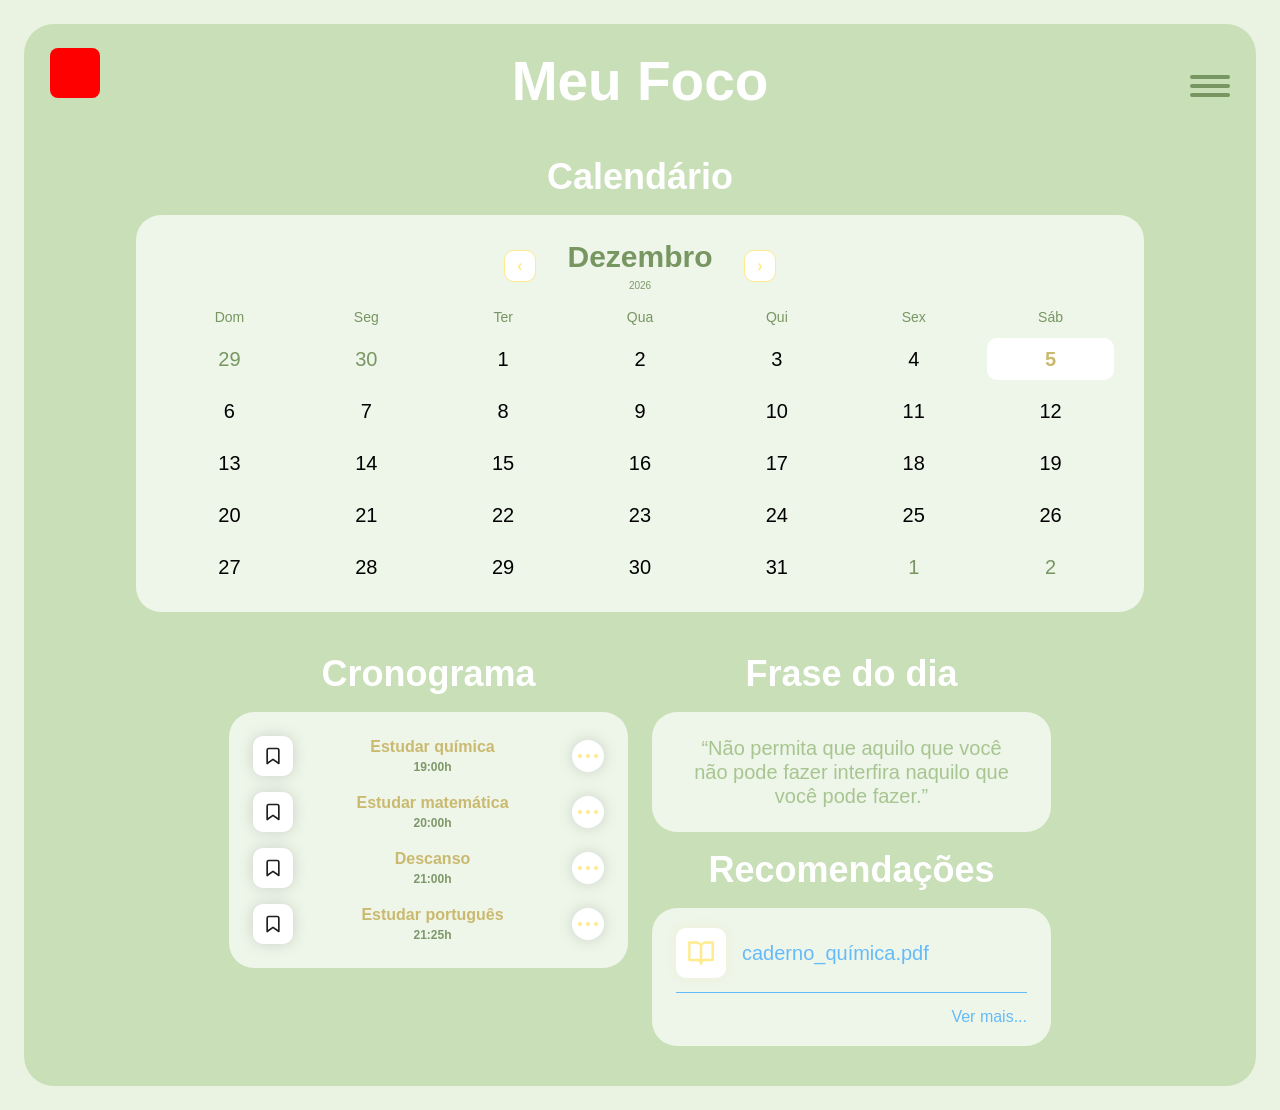
<file: MeuFoco-Main/index.html>
<!DOCTYPE html>
<html lang="pt-BR">
<head>
<meta charset="UTF-8">
<meta name="viewport" content="width=device-width, initial-scale=1.0">
<title>Meu Foco</title>
<style>
  :root {
    --bg: #C8DFB7;
    --card: rgba(255, 255, 255, 0.7);
    --card-solid: #FFFFFF;
    --accent-red: #FF0000;
    --menu-line: #789661;
    --text-dark-green: #789661;
    --text-muted-green: #7E986A;
    --text-white: #FFFFFF;
    --text-black: #000000;
    --accent-yellow: #FFEA8C;
    --accent-blue: #65BBF8;
    --title-yellow-brown: #CABA70;
    --quote-green: #A7C590;
  }


  * { box-sizing: border-box; margin: 0; padding: 0; }


  body {
    background: #EAF2E2;
    font-family: 'Inter', sans-serif;
    display: flex;
    justify-content: center;
    padding: 24px;
  }


  .notebook {
    position: relative;
    width: 100%;
    max-width: 1280px;
    min-height: 993px;
    background: var(--bg);
    border-radius: 30px;
    padding: 24px 26px 40px;
    display: flex;
    flex-direction: column;
    gap: 40px;
  }


  .topbar {
    display: flex;
    align-items: center;
    justify-content: center;
    position: relative;
    min-height: 67px;
  }


  .topbar .icon-square {
    position: absolute;
    left: 0;
    top: 0;
    width: 50px;
    height: 50px;
    background: var(--accent-red);
    border-radius: 8px;
  }


  .topbar h1 {
    font-weight: 700;
    font-size: 55px;
    line-height: 67px;
    color: var(--text-white);
    text-align: center;
  }


  .hamburger {
    position: absolute;
    right: 0;
    top: 27px;
    width: 40px;
    display: flex;
    flex-direction: column;
    gap: 5px;
    cursor: pointer;
    background: none;
    border: none;
  }


  .hamburger span {
    display: block;
    width: 40px;
    height: 4px;
    background: var(--menu-line);
    border-radius: 40px;
  }


  /* Calendário */
  .calendar-section {
    display: flex;
    flex-direction: column;
    align-items: center;
    gap: 16px;
  }


  .calendar-section > h2 {
    font-weight: 700;
    font-size: 36px;
    line-height: 44px;
    color: var(--text-white);
  }


  .calendar-card {
    width: 100%;
    max-width: 1008px;
    background: var(--card);
    border-radius: 25px;
    padding: 24px 30px;
  }


  .calendar-nav {
    display: flex;
    align-items: center;
    justify-content: center;
    gap: 24px;
    margin-bottom: 16px;
  }


  .nav-btn {
    width: 32px;
    height: 32px;
    border-radius: 10px;
    background: var(--card-solid);
    border: 1px solid var(--accent-yellow);
    display: flex;
    align-items: center;
    justify-content: center;
    cursor: pointer;
    color: var(--accent-yellow);
    font-weight: 700;
    font-size: 16px;
  }


  .nav-btn:hover { background: var(--accent-yellow); color: #fff; }


  .month-label {
    text-align: center;
    min-width: 160px;
  }


  .month-label .month {
    font-weight: 700;
    font-size: 30px;
    line-height: 36px;
    color: var(--text-dark-green);
    display: block;
  }


  .month-label .year {
    font-weight: 400;
    font-size: 10px;
    line-height: 12px;
    color: var(--text-muted-green);
  }


  .weekdays, .days-grid {
    display: grid;
    grid-template-columns: repeat(7, 1fr);
    gap: 10px;
  }


  .weekdays div {
    text-align: center;
    font-weight: 400;
    font-size: 14px;
    line-height: 17px;
    color: var(--text-dark-green);
    padding-bottom: 8px;
  }


  .days-grid { margin-top: 4px; }


  .day-cell {
    display: flex;
    align-items: center;
    justify-content: center;
    height: 42px;
    font-weight: 500;
    font-size: 20px;
    line-height: 24px;
    color: var(--text-black);
    border-radius: 10px;
  }


  .day-cell.muted { color: var(--text-dark-green); }
  .day-cell.today { background: var(--card-solid); color: var(--title-yellow-brown); font-weight: 700; }


  .bottom-row {
    display: flex;
    gap: 24px;
    flex-wrap: wrap;
    justify-content: center;
  }


  .col-left, .col-right {
    display: flex;
    flex-direction: column;
    gap: 16px;
    flex: 1 1 399px;
    max-width: 399px;
  }


  .card-title {
    font-weight: 700;
    font-size: 36px;
    line-height: 44px;
    color: var(--text-white);
    text-align: center;
  }


  /*Cronograma */
  .schedule-card {
    background: var(--card);
    border-radius: 25px;
    padding: 24px;
    display: flex;
    flex-direction: column;
    gap: 16px;
  }


  .schedule-item {
    display: flex;
    align-items: center;
    gap: 14px;
  }


  .schedule-icon {
    flex: none;
    width: 40px;
    height: 40px;
    background: var(--card-solid);
    box-shadow: 0px 0px 15px rgba(0, 0, 0, 0.15);
    border-radius: 10px;
    display: flex;
    align-items: center;
    justify-content: center;
  }


  .schedule-icon svg { width: 20px; height: 20px; }


  .schedule-info { flex: 1; text-align: center; }


  .schedule-info .task {
    font-weight: 700;
    font-size: 16px;
    line-height: 19px;
    color: var(--title-yellow-brown);
    display: block;
  }


  .schedule-info .time {
    font-weight: 700;
    font-size: 12px;
    line-height: 15px;
    color: var(--text-muted-green);
    display: block;
    margin-top: 4px;
  }


  .dots {
    flex: none;
    width: 32px;
    height: 32px;
    border-radius: 50%;
    background: var(--card-solid);
    box-shadow: 0px 0px 15px rgba(0, 0, 0, 0.15);
    display: flex;
    align-items: center;
    justify-content: center;
    gap: 4px;
    cursor: pointer;
  }


  .dots span {
    width: 4px;
    height: 4px;
    border-radius: 50%;
    background: var(--accent-yellow);
  }


  /*Frase do dia*/
  .quote-card {
    background: var(--card);
    border-radius: 25px;
    padding: 24px 36px;
    display: flex;
    align-items: center;
    justify-content: center;
    min-height: 107px;
  }


  .quote-card p {
    font-weight: 500;
    font-size: 20px;
    line-height: 24px;
    text-align: center;
    color: var(--quote-green);
  }


  /*Recomendações*/
  .recs-card {
    background: var(--card);
    border-radius: 25px;
    padding: 20px 24px;
    display: flex;
    flex-direction: column;
    gap: 14px;
  }


  .rec-item {
    display: flex;
    align-items: center;
    gap: 16px;
  }


  .rec-icon {
    flex: none;
    width: 50px;
    height: 50px;
    background: var(--card-solid);
    box-shadow: 0px 0px 10px rgba(255, 232, 156, 0.25);
    border-radius: 10px;
    display: flex;
    align-items: center;
    justify-content: center;
  }


  .rec-icon svg { width: 28px; height: 28px; }


  .rec-item p {
    font-weight: 500;
    font-size: 20px;
    line-height: 1.2;
    color: var(--accent-blue);
    flex: 1;
  }


  hr.divider {
    border: none;
    border-top: 1px solid var(--accent-blue);
    width: 100%;
  }


  .see-more {
    align-self: flex-end;
    font-weight: 500;
    font-size: 16px;
    line-height: 19px;
    color: var(--accent-blue);
    text-decoration: none;
  }


  @media (max-width: 640px) {
    .notebook { padding: 20px; border-radius: 20px; }
    .topbar h1 { font-size: 34px; line-height: 40px; }
    .topbar .icon-square { width: 36px; height: 36px; }
    .hamburger { top: 8px; }
    .card-title { font-size: 26px; line-height: 32px; }
    .calendar-section > h2 { font-size: 26px; line-height: 32px; }
    .day-cell { font-size: 16px; height: 36px; }
    .weekdays div { font-size: 12px; }
  }
</style>
</head>
<body>


<div class="notebook">


  <header class="topbar">
    <div class="icon-square" aria-hidden="true"></div>
    <h1>Meu Foco</h1>
    <button class="hamburger" aria-label="Abrir menu">
      <span></span><span></span><span></span>
    </button>
  </header>


  <section class="calendar-section">
    <h2>Calendário</h2>
    <div class="calendar-card">
      <div class="calendar-nav">
        <button class="nav-btn" id="prevMonth" aria-label="Mês anterior">&#8249;</button>
        <div class="month-label">
          <span class="month" id="monthLabel"></span>
          <span class="year" id="yearLabel"></span>
        </div>
        <button class="nav-btn" id="nextMonth" aria-label="Próximo mês">&#8250;</button>
      </div>
      <div class="weekdays">
        <div>Dom</div><div>Seg</div><div>Ter</div><div>Qua</div><div>Qui</div><div>Sex</div><div>Sáb</div>
      </div>
      <div class="days-grid" id="daysGrid"></div>
    </div>
  </section>


  <section class="bottom-row">


    <div class="col-left">
      <h2 class="card-title">Cronograma</h2>
      <div class="schedule-card">


        <div class="schedule-item">
          <div class="schedule-icon">
            <svg viewBox="0 0 24 24" fill="none" stroke="#1E1E1E" stroke-width="2" stroke-linecap="round" stroke-linejoin="round"><path d="M19 21l-7-5-7 5V5a2 2 0 0 1 2-2h10a2 2 0 0 1 2 2z"/></svg>
          </div>
          <div class="schedule-info">
            <span class="task">Estudar química</span>
            <span class="time">19:00h</span>
          </div>
          <div class="dots"><span></span><span></span><span></span></div>
        </div>


        <div class="schedule-item">
          <div class="schedule-icon">
            <svg viewBox="0 0 24 24" fill="none" stroke="#1E1E1E" stroke-width="2" stroke-linecap="round" stroke-linejoin="round"><path d="M19 21l-7-5-7 5V5a2 2 0 0 1 2-2h10a2 2 0 0 1 2 2z"/></svg>
          </div>
          <div class="schedule-info">
            <span class="task">Estudar matemática</span>
            <span class="time">20:00h</span>
          </div>
          <div class="dots"><span></span><span></span><span></span></div>
        </div>


        <div class="schedule-item">
          <div class="schedule-icon">
            <svg viewBox="0 0 24 24" fill="none" stroke="#1E1E1E" stroke-width="2" stroke-linecap="round" stroke-linejoin="round"><path d="M19 21l-7-5-7 5V5a2 2 0 0 1 2-2h10a2 2 0 0 1 2 2z"/></svg>
          </div>
          <div class="schedule-info">
            <span class="task">Descanso</span>
            <span class="time">21:00h</span>
          </div>
          <div class="dots"><span></span><span></span><span></span></div>
        </div>


        <div class="schedule-item">
          <div class="schedule-icon">
            <svg viewBox="0 0 24 24" fill="none" stroke="#1E1E1E" stroke-width="2" stroke-linecap="round" stroke-linejoin="round"><path d="M19 21l-7-5-7 5V5a2 2 0 0 1 2-2h10a2 2 0 0 1 2 2z"/></svg>
          </div>
          <div class="schedule-info">
            <span class="task">Estudar português</span>
            <span class="time">21:25h</span>
          </div>
          <div class="dots"><span></span><span></span><span></span></div>
        </div>


      </div>
    </div>


    <!-- Frase do dia + Recomendações -->
    <div class="col-right">
      <h2 class="card-title">Frase do dia</h2>
      <div class="quote-card">
        <p>“Não permita que aquilo que você não pode fazer interfira naquilo que você pode fazer.”</p>
      </div>


      <h2 class="card-title">Recomendações</h2>
      <div class="recs-card">
        <div class="rec-item">
          <div class="rec-icon">
            <svg viewBox="0 0 24 24" fill="none" stroke="#FFEA8C" stroke-width="2" stroke-linecap="round" stroke-linejoin="round"><path d="M2 3h6a4 4 0 0 1 4 4v14a3 3 0 0 0-3-3H2z"/><path d="M22 3h-6a4 4 0 0 0-4 4v14a3 3 0 0 1 3-3h7z"/></svg>
          </div>
          <p>caderno_química.pdf</p>
        </div>
        <hr class="divider">
        <a href="#" class="see-more">Ver mais...</a>
      </div>
    </div>


  </section>


</div>


<script>
  const monthNames = ['Janeiro','Fevereiro','Março','Abril','Maio','Junho','Julho','Agosto','Setembro','Outubro','Novembro','Dezembro'];
  let current = new Date();


  function renderCalendar(date) {
    const year = date.getFullYear();
    const month = date.getMonth();


    document.getElementById('monthLabel').textContent = monthNames[month];
    document.getElementById('yearLabel').textContent = year;


    const grid = document.getElementById('daysGrid');
    grid.innerHTML = '';


    const firstDay = new Date(year, month, 1).getDay();
    const daysInMonth = new Date(year, month + 1, 0).getDate();
    const daysInPrevMonth = new Date(year, month, 0).getDate();
    const today = new Date();


    // dias do mês anterior (preenchimento)
    for (let i = firstDay - 1; i >= 0; i--) {
      grid.appendChild(makeDay(daysInPrevMonth - i, true));
    }
    // dias do mês atual
    for (let d = 1; d <= daysInMonth; d++) {
      const isToday = d === today.getDate() && month === today.getMonth() && year === today.getFullYear();
      grid.appendChild(makeDay(d, false, isToday));
    }
    // dias do próximo mês (preenchimento até completar semana)
    const totalCells = firstDay + daysInMonth;
    const remaining = (7 - (totalCells % 7)) % 7;
    for (let d = 1; d <= remaining; d++) {
      grid.appendChild(makeDay(d, true));
    }
  }


  function makeDay(num, muted, isToday) {
    const cell = document.createElement('div');
    cell.className = 'day-cell' + (muted ? ' muted' : '') + (isToday ? ' today' : '');
    cell.textContent = num;
    return cell;
  }


  document.getElementById('prevMonth').addEventListener('click', () => {
    current = new Date(current.getFullYear(), current.getMonth() - 1, 1);
    renderCalendar(current);
  });


  document.getElementById('nextMonth').addEventListener('click', () => {
    current = new Date(current.getFullYear(), current.getMonth() + 1, 1);
    renderCalendar(current);
  });


  renderCalendar(current);
</script>


</body>
</html>
</file>
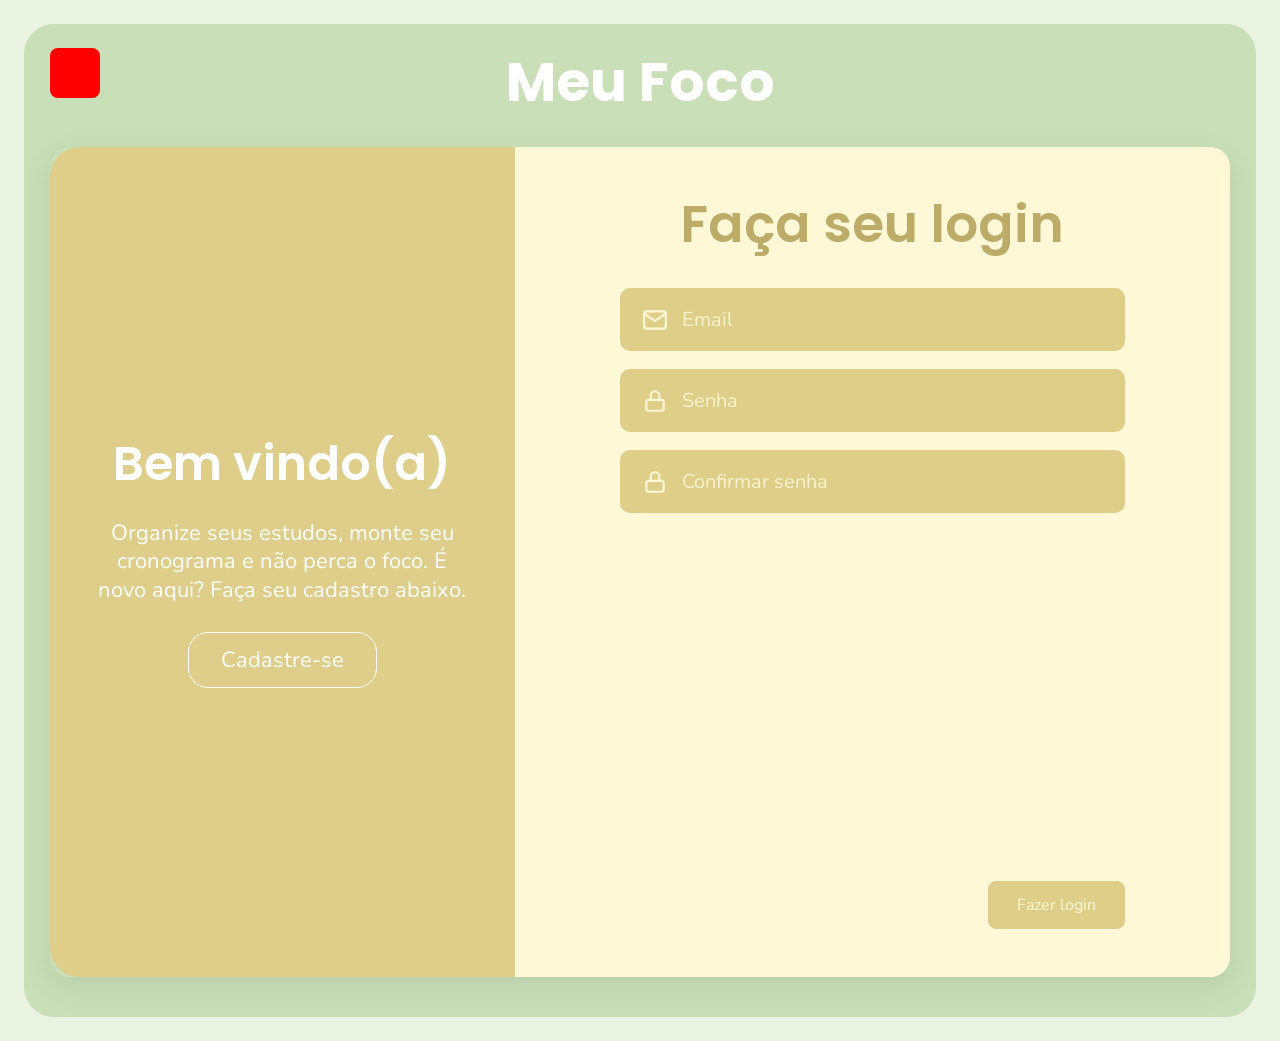
<file: MeuFoco-Main/cadastro.html>
<!DOCTYPE html>
<html lang="pt-BR">
<head>
<meta charset="UTF-8">
<meta name="viewport" content="width=device-width, initial-scale=1.0">
<title>Meu Foco - Login</title>
<link rel="preconnect" href="https://fonts.googleapis.com">
<link href="https://fonts.googleapis.com/css2?family=Poppins:wght@400;600;700&family=Nunito:wght@400;600&display=swap" rel="stylesheet">
<style>
  :root {
    --bg: #C8DFB7;
    --gold: #DECE89;
    --gold-input: #DECE88;
    --cream: #FFF8D7;
    --heading-olive: #BCAC68;
    --accent-red: #FF0000;
    --white: #FFFFFF;
  }


  * { box-sizing: border-box; margin: 0; padding: 0; }


  body {
    background: #EAF2E2;
    font-family: 'Nunito', sans-serif;
    display: flex;
    justify-content: center;
    padding: 24px;
  }


  .notebook {
    position: relative;
    width: 100%;
    max-width: 1280px;
    min-height: 993px;
    background: var(--bg);
    border-radius: 30px;
    padding: 24px 26px 40px;
    display: flex;
    flex-direction: column;
    gap: 32px;
  }


  .topbar {
    display: flex;
    align-items: center;
    justify-content: center;
    position: relative;
    min-height: 67px;
  }


  .topbar .icon-square {
    position: absolute;
    left: 0;
    top: 0;
    width: 50px;
    height: 50px;
    background: var(--accent-red);
    border-radius: 8px;
  }


  .topbar h1 {
    font-family: 'Poppins', sans-serif;
    font-weight: 700;
    font-size: 55px;
    line-height: 67px;
    color: var(--white);
    text-align: center;
  }


  .auth-panel {
    flex: 1;
    display: grid;
    grid-template-columns: minmax(0, 0.65fr) minmax(0, 1fr);
    border-radius: 20px;
    overflow: hidden;
    min-height: 780px;
    box-shadow: 0 10px 30px rgba(0,0,0,0.08);
  }


  .auth-left {
    background: var(--gold);
    border-radius: 30px 0 0 30px;
    display: flex;
    flex-direction: column;
    align-items: center;
    justify-content: center;
    text-align: center;
    padding: 48px 40px;
    gap: 28px;
  }


  .auth-left h2 {
    font-family: 'Poppins', sans-serif;
    font-weight: 600;
    font-size: 48px;
    line-height: 1.15;
    color: var(--white);
  }


  .auth-left p {
    font-weight: 400;
    font-size: 22px;
    line-height: 1.3;
    color: var(--white);
    max-width: 380px;
  }


  .cta-outline {
    display: inline-flex;
    align-items: center;
    justify-content: center;
    padding: 12px 32px;
    border: 1px solid var(--white);
    border-radius: 20px;
    font-weight: 400;
    font-size: 22px;
    color: var(--white);
    text-decoration: none;
    background: transparent;
    cursor: pointer;
    transition: background 0.2s ease, color 0.2s ease;
  }


  .cta-outline:hover {
    background: var(--white);
    color: var(--gold);
  }


  .auth-right {
    background: var(--cream);
    display: flex;
    flex-direction: column;
    align-items: center;
    padding: 48px 56px;
    gap: 28px;
  }


  .auth-right h2 {
    font-family: 'Poppins', sans-serif;
    font-weight: 600;
    font-size: 52px;
    line-height: 1.1;
    color: var(--heading-olive);
    text-align: center;
    margin-bottom: 8px;
  }


  form.signup-form {
    width: 100%;
    max-width: 505px;
    display: flex;
    flex-direction: column;
    gap: 18px;
    flex: 1;
  }


  .field {
    display: flex;
    align-items: center;
    gap: 14px;
    width: 100%;
    background: var(--gold-input);
    border-radius: 10px;
    padding: 18px 22px;
  }


  .field svg {
    flex: none;
    width: 26px;
    height: 26px;
    color: var(--cream);
  }


  .field input {
    flex: 1;
    background: transparent;
    border: none;
    outline: none;
    font-family: 'Nunito', sans-serif;
    font-weight: 400;
    font-size: 20px;
    color: var(--cream);
  }


  .field input::placeholder {
    color: var(--cream);
    opacity: 0.9;
  }


  .submit-row {
    display: flex;
    justify-content: flex-end;
    margin-top: auto;
  }


  .submit-btn {
    display: inline-flex;
    align-items: center;
    justify-content: center;
    padding: 12px 28px;
    background: var(--gold-input);
    border: 1px solid #DDCE8E;
    border-radius: 8px;
    font-family: 'Nunito', sans-serif;
    font-weight: 400;
    font-size: 16px;
    color: var(--cream);
    cursor: pointer;
    transition: filter 0.2s ease;
  }


  .submit-btn:hover { filter: brightness(0.95); }


  @media (max-width: 860px) {
    .auth-panel { grid-template-columns: 1fr; min-height: unset; }
    .auth-left { border-radius: 30px 30px 0 0; padding: 40px 24px; }
    .auth-right { padding: 40px 24px; }
    .auth-left h2 { font-size: 34px; }
    .auth-right h2 { font-size: 36px; }
    .topbar h1 { font-size: 34px; line-height: 40px; }
    .topbar .icon-square { width: 36px; height: 36px; }
  }
</style>
</head>
<body>


<div class="notebook">


  <header class="topbar">
    <div class="icon-square" aria-hidden="true"></div>
    <h1>Meu Foco</h1>
  </header>


  <section class="auth-panel">


    <div class="auth-left">
      <h2>Bem vindo(a)</h2>
      <p>Organize seus estudos, monte seu cronograma e não perca o foco. É novo aqui? Faça seu cadastro abaixo.</p>
      <a href="#form-cadastro" class="cta-outline">Cadastre-se</a>
    </div>


    <div class="auth-right">
      <h2>Faça seu login</h2>


      <form class="signup-form" id="form-cadastro">
        <label class="field">
          <svg viewBox="0 0 24 24" fill="none" stroke="currentColor" stroke-width="2" stroke-linecap="round" stroke-linejoin="round">
            <rect x="2" y="4" width="20" height="16" rx="2"/>
            <path d="M22 6l-10 7L2 6"/>
          </svg>
          <input type="email" name="email" placeholder="Email" required>
        </label>


        <label class="field">
          <svg viewBox="0 0 24 24" fill="none" stroke="currentColor" stroke-width="2" stroke-linecap="round" stroke-linejoin="round">
            <rect x="4" y="11" width="16" height="10" rx="2"/>
            <path d="M8 11V7a4 4 0 0 1 8 0v4"/>
          </svg>
          <input type="password" name="senha" placeholder="Senha" required>
        </label>


        <label class="field">
          <svg viewBox="0 0 24 24" fill="none" stroke="currentColor" stroke-width="2" stroke-linecap="round" stroke-linejoin="round">
            <rect x="4" y="11" width="16" height="10" rx="2"/>
            <path d="M8 11V7a4 4 0 0 1 8 0v4"/>
          </svg>
          <input type="password" name="confirmar_senha" placeholder="Confirmar senha" required>
        </label>


        <div class="submit-row">
          <a href="index.html"><button type="submit" class="submit-btn">Fazer login</button></a>
        </div>
      </form>
    </div>


  </section>


</div>
<!--Eu nunca mais quero passar por isso, pela fé-->
</body>
</html>
</file>
